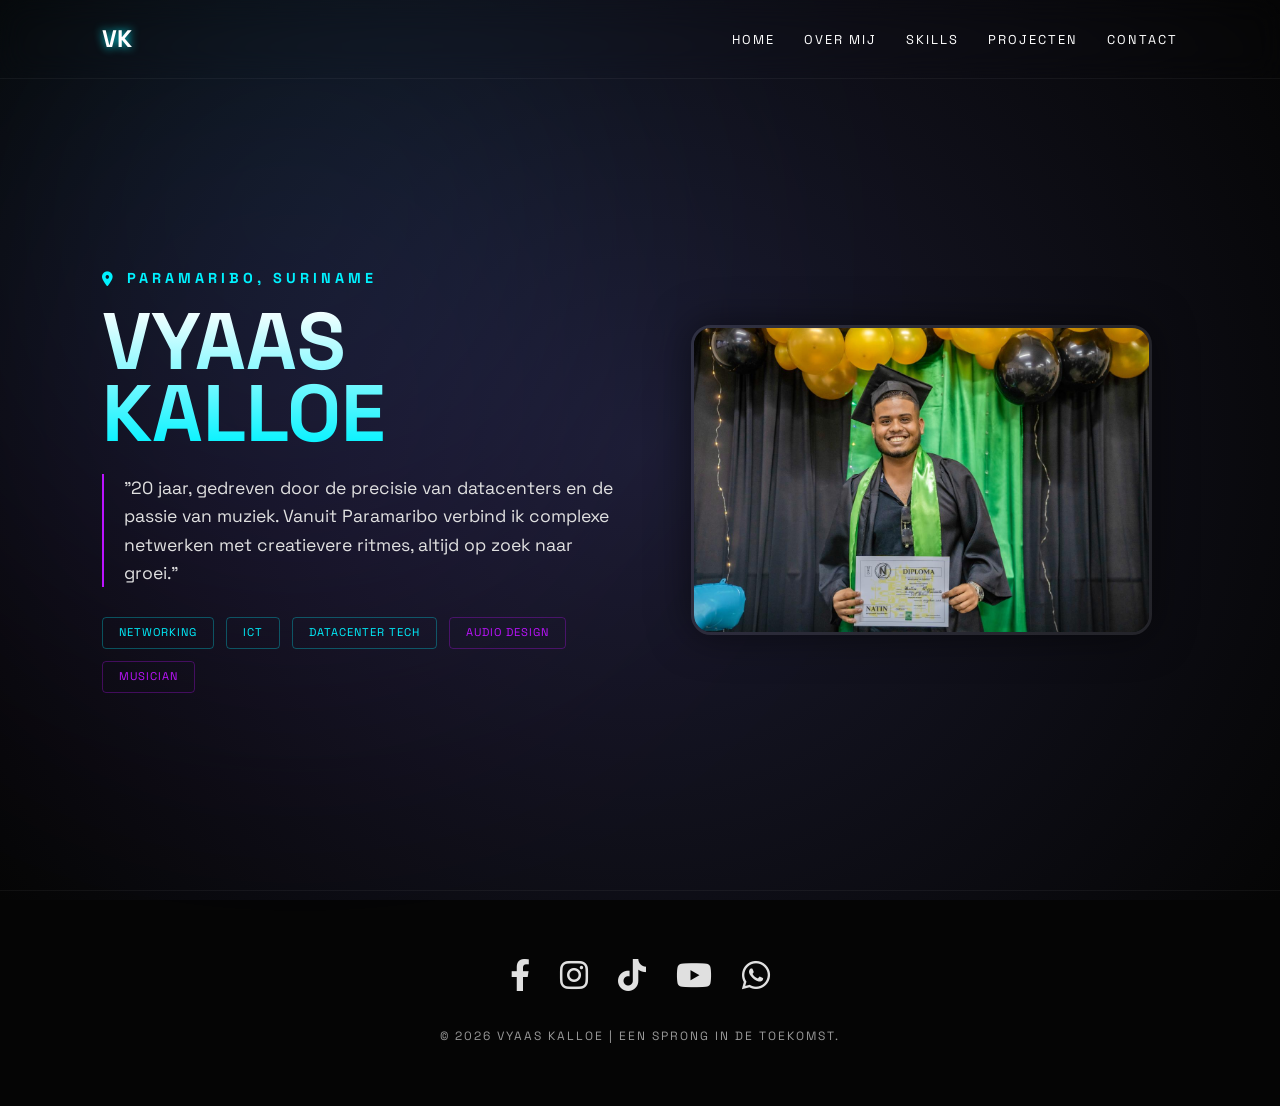
<file: index.html>
<!DOCTYPE html>
<html lang="nl">
<head>
    <meta charset="UTF-8">
    <title>Vyaas Kalloe | Home</title>
    <link rel="stylesheet" href="style.css">
    <link href="https://fonts.googleapis.com/css2?family=Space+Grotesk:wght@400;700&display=swap" rel="stylesheet">
    <link rel="stylesheet" href="https://cdnjs.cloudflare.com/ajax/libs/font-awesome/6.0.0/css/all.min.css">
</head>
<body>

    <div class="bg-wrapper">
        <div class="blob"></div>
    </div>

    <header>
        <a href="index.html" class="logo">VK</a>
        <nav>
            <a href="index.html" class="active">Home</a>
            <a href="over-mij.html">Over Mij</a>
            <a href="skills.html">Skills</a>
            <a href="projecten.html">Projecten</a>
            <a href="contact.html">Contact</a>
        </nav>
    </header>

    <main>
        <section class="home-hero reveal active">
          <div class="hero-text">
    <span style="color: var(--neon-blue); letter-spacing: 4px; font-size: 0.9rem; font-weight: bold; text-transform: uppercase; display: flex; align-items: center; margin-bottom: 15px;">
        <i class="fas fa-map-marker-alt" style="margin-right: 10px;"></i> Paramaribo, Suriname
    </span>
    
    <h1>VYAAS<br>KALLOE</h1>
    
    <div class="hero-tagline" style="font-size: 1.1rem; line-height: 1.6; border-left: 2px solid var(--neon-purple); padding-left: 20px; margin-bottom: 30px;">
        "20 jaar, gedreven door de precisie van datacenters en de passie van muziek. Vanuit Paramaribo verbind ik complexe netwerken met creatievere ritmes, altijd op zoek naar groei."
    </div>
    
    <div style="display: flex; gap: 12px; flex-wrap: wrap; margin-top: 20px;">
        <span style="padding: 6px 16px; border: 1px solid rgba(0, 242, 255, 0.3); border-radius: 4px; font-size: 0.7rem; color: var(--neon-blue); text-transform: uppercase; letter-spacing: 1px;">Networking</span>
        <span style="padding: 6px 16px; border: 1px solid rgba(0, 242, 255, 0.3); border-radius: 4px; font-size: 0.7rem; color: var(--neon-blue); text-transform: uppercase; letter-spacing: 1px;">ICT</span>
        <span style="padding: 6px 16px; border: 1px solid rgba(0, 242, 255, 0.3); border-radius: 4px; font-size: 0.7rem; color: var(--neon-blue); text-transform: uppercase; letter-spacing: 1px;">Datacenter Tech</span>
        
        <span style="padding: 6px 16px; border: 1px solid rgba(188, 19, 254, 0.3); border-radius: 4px; font-size: 0.7rem; color: var(--neon-purple); text-transform: uppercase; letter-spacing: 1px;">Audio Design</span>
        <span style="padding: 6px 16px; border: 1px solid rgba(188, 19, 254, 0.3); border-radius: 4px; font-size: 0.7rem; color: var(--neon-purple); text-transform: uppercase; letter-spacing: 1px;">Musician</span>
    </div>
</div>
</div>
            
            <div class="hero-image">
                <img src="img/homepage-profiel.jpeg" alt="Vyaas Kalloe Profielfoto">
            </div>
        </section>
    </main>

    <footer>
        <div class="footer-icons">
            <a href="https://www.facebook.com/share/1XrjtdpBg2/?mibextid=wwXIfr" target="_blank" class="social-icon" title="Facebook"><i class="fab fa-facebook-f"></i></a>
            <a href="https://www.instagram.com/k_vyaas._?igsh=bml5YmZqMnh1cWR2&utm_source=qr" target="_blank" class="social-icon" title="Instagram"><i class="fab fa-instagram"></i></a>
            <a href="https://www.tiktok.com/@vyaas.kalloe1?_r=1&_t=ZS-95vjXOtB9jo" target="_blank" class="social-icon" title="TikTok"><i class="fab fa-tiktok"></i></a>
            <a href="https://youtube.com/@vyaas_kalloe?si=Knm1jpjvy8adYta2" target="_blank" class="social-icon" title="YouTube"><i class="fab fa-youtube"></i></a>
            <a href="https://wa.me/5978859238" target="_blank" class="social-icon" title="WhatsApp"><i class="fab fa-whatsapp"></i></a>
        </div>
        <p class="copy">&copy; <span id="year"></span> Vyaas Kalloe | Een sprong in de toekomst.</p>
    </footer>

    <script>
        // Update het jaar in de footer automatisch
        document.getElementById('year').textContent = new Date().getFullYear();

        // Reveal animation on scroll (werkt op alle pagina's)
        window.addEventListener('scroll', () => {
            const reveals = document.querySelectorAll('.reveal');
            reveals.forEach(reveal => {
                const windowHeight = window.innerHeight;
                const revealTop = reveal.getBoundingClientRect().top;
                const revealPoint = 150;

                if (revealTop < windowHeight - revealPoint) {
                    reveal.classList.add('active');
                }
            });
        });
        // Zorg dat alles infade zodra de pagina geladen is
window.addEventListener('DOMContentLoaded', () => {
    const elementsToAnimate = [
        document.querySelector('.hero-text span'),
        document.querySelector('.hero-text h1'),
        document.querySelector('.hero-text .hero-tagline'),
        document.querySelector('.hero-text div:last-child'), // De badges
        document.querySelector('.hero-image img')
    ];

    elementsToAnimate.forEach((el) => {
        if (el) {
            el.classList.add('start-animation');
        }
    });
});
    </script>
</body>
</html>
</file>
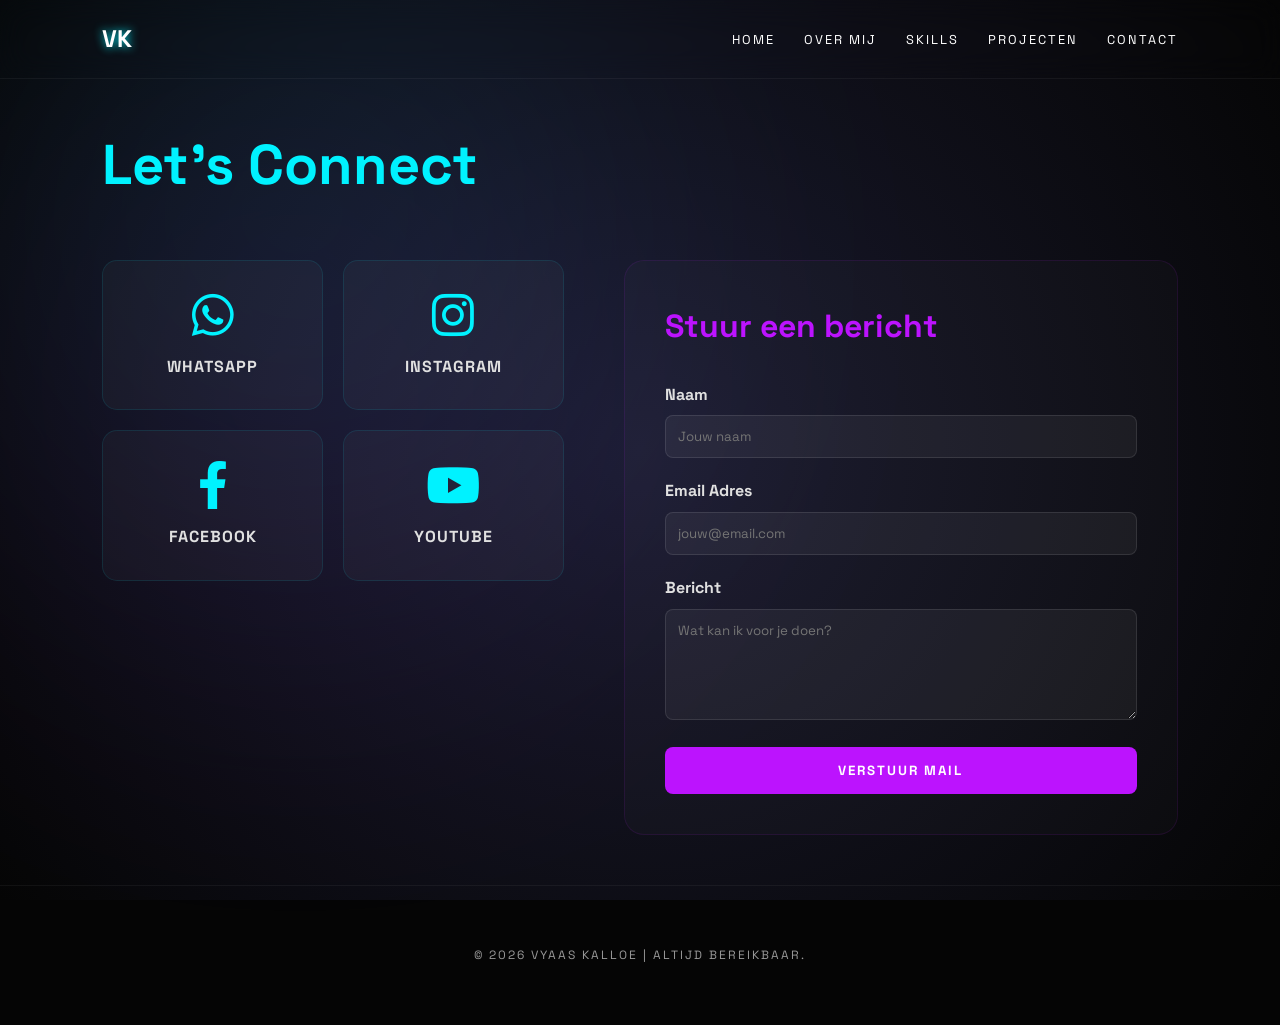
<file: contact.html>
<!DOCTYPE html>
<html lang="nl">
<head>
    <meta charset="UTF-8">
    <meta name="viewport" content="width=device-width, initial-scale=1.0">
    <title>Vyaas Kalloe | Contact</title>
    <link rel="stylesheet" href="style.css">
    <link href="https://fonts.googleapis.com/css2?family=Space+Grotesk:wght@400;700&display=swap" rel="stylesheet">
    <link rel="stylesheet" href="https://cdnjs.cloudflare.com/ajax/libs/font-awesome/6.0.0/css/all.min.css">
    <style>
        .contact-container {
            display: grid;
            grid-template-columns: 1fr 1.2fr;
            gap: 60px;
            margin-top: 50px;
            align-items: start;
        }

        /* Linkerkant: Grote Social Media Icons */
        .social-big-grid {
            display: grid;
            grid-template-columns: repeat(2, 1fr);
            gap: 20px;
        }

        .social-card {
            background: rgba(255, 255, 255, 0.03);
            border: 1px solid rgba(0, 242, 255, 0.1);
            padding: 30px;
            border-radius: 15px;
            text-align: center;
            transition: 0.3s;
            text-decoration: none;
            display: flex;
            flex-direction: column;
            align-items: center;
            gap: 15px;
        }

        .social-card i {
            font-size: 3rem;
            color: var(--neon-blue);
        }

        .social-card span {
            color: var(--text-main);
            font-weight: 700;
            text-transform: uppercase;
            letter-spacing: 1px;
        }

        .social-card:hover {
            transform: translateY(-10px);
            background: rgba(0, 242, 255, 0.05);
            border-color: var(--neon-blue);
            box-shadow: 0 10px 20px rgba(0, 242, 255, 0.1);
        }

        /* Rechterkant: Mail Formulier */
        .contact-form-wrapper {
            background: rgba(255, 255, 255, 0.02);
            padding: 40px;
            border-radius: 20px;
            border: 1px solid rgba(188, 19, 254, 0.1);
        }

        .contact-form-wrapper h2 {
            color: var(--neon-purple);
            margin-bottom: 30px;
            font-size: 2rem;
        }

        .form-group {
            margin-bottom: 20px;
        }

        .form-group label {
            display: block;
            margin-bottom: 8px;
            color: var(--text-main);
            font-weight: bold;
        }

        .form-group input, .form-group textarea {
            width: 100%;
            padding: 12px;
            background: rgba(255, 255, 255, 0.05);
            border: 1px solid rgba(255, 255, 255, 0.1);
            border-radius: 8px;
            color: white;
            font-family: 'Space Grotesk', sans-serif;
            outline: none;
        }

        .form-group input:focus, .form-group textarea:focus {
            border-color: var(--neon-purple);
        }

        .submit-btn {
            width: 100%;
            padding: 15px;
            background: var(--neon-purple);
            color: white;
            border: none;
            border-radius: 8px;
            font-weight: bold;
            cursor: pointer;
            transition: 0.3s;
            text-transform: uppercase;
            letter-spacing: 2px;
        }

        .submit-btn:hover {
            box-shadow: 0 0 20px rgba(188, 19, 254, 0.4);
            transform: scale(1.02);
        }

        @media (max-width: 900px) {
            .contact-container { grid-template-columns: 1fr; }
        }
    </style>
</head>
<body>

    <div class="bg-wrapper"><div class="blob"></div></div>

    <header>
        <a href="index.html" class="logo">VK</a>
        <nav>
            <a href="index.html">Home</a>
            <a href="over-mij.html">Over Mij</a>
            <a href="skills.html">Skills</a>
            <a href="projecten.html">Projecten</a>
            <a href="contact.html" class="active">Contact</a>
        </nav>
    </header>

    <main>
        <section class="reveal active">
            <h1 style="font-size: 3.5rem; color: var(--neon-blue); margin-bottom: 40px;">Let's Connect</h1>

            <div class="contact-container">
                
                <div class="social-big-grid">
                    <a href="https://wa.me/5978859238" target="_blank" class="social-card">
                        <i class="fab fa-whatsapp"></i>
                        <span>WhatsApp</span>
                    </a>
                    <a href="https://www.instagram.com/k_vyaas._" target="_blank" class="social-card">
                        <i class="fab fa-instagram"></i>
                        <span>Instagram</span>
                    </a>
                    <a href="https://www.facebook.com/share/1XrjtdpBg2/" target="_blank" class="social-card">
                        <i class="fab fa-facebook-f"></i>
                        <span>Facebook</span>
                    </a>
                    <a href="https://youtube.com/@vyaas_kalloe" target="_blank" class="social-card">
                        <i class="fab fa-youtube"></i>
                        <span>YouTube</span>
                    </a>
                </div>

                <div class="contact-form-wrapper">
                    <h2>Stuur een bericht</h2>
                    <form action="https://formsubmit.co/vyaaskalloe2@gmail.com" method="POST">
                        <div class="form-group">
                            <label>Naam</label>
                            <input type="text" name="name" placeholder="Jouw naam" required>
                        </div>
                        <div class="form-group">
                            <label>Email Adres</label>
                            <input type="email" name="email" placeholder="jouw@email.com" required>
                        </div>
                        <div class="form-group">
                            <label>Bericht</label>
                            <textarea name="message" rows="5" placeholder="Wat kan ik voor je doen?" required></textarea>
                        </div>
                        <input type="hidden" name="_next" value="https://jouwwebsite.com/thanks.html">
                        <button type="submit" class="submit-btn">Verstuur Mail</button>
                    </form>
                </div>

            </div>
        </section>
    </main>

    <footer>
        <p class="copy">&copy; <span id="year"></span> Vyaas Kalloe | Altijd bereikbaar.</p>
    </footer>

    <script>
        document.getElementById('year').textContent = new Date().getFullYear();
    </script>
</body>
</html>
</file>
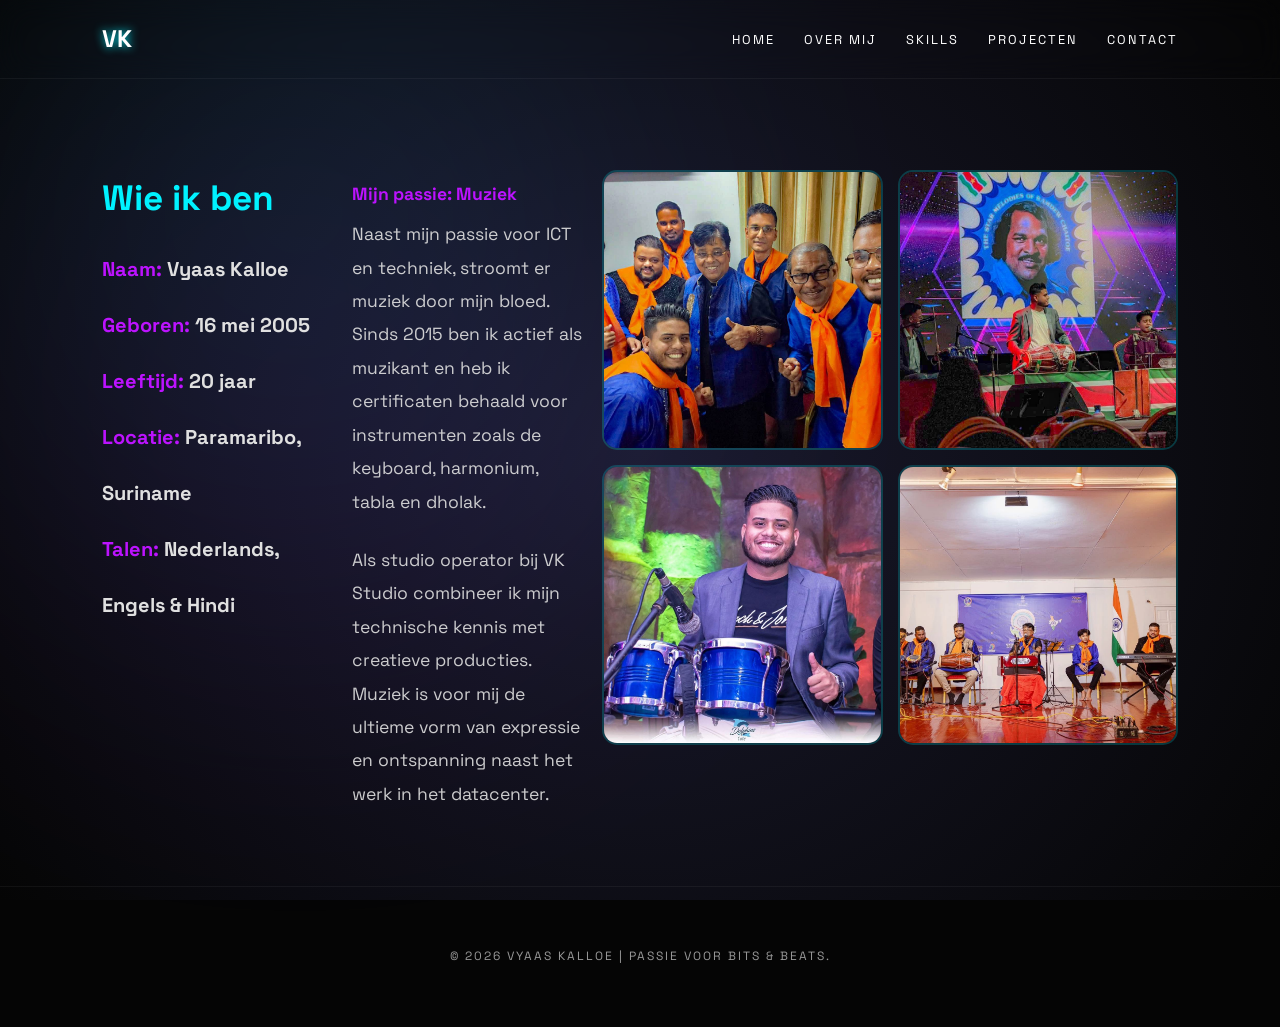
<file: over-mij.html>
<!DOCTYPE html>
<html lang="nl">
<head>
    <meta charset="UTF-8">
    <meta name="viewport" content="width=device-width, initial-scale=1.0">
    <title>Vyaas Kalloe | Over Mij</title>
    <link rel="stylesheet" href="style.css">
    <link href="https://fonts.googleapis.com/css2?family=Space+Grotesk:wght@400;700&display=swap" rel="stylesheet">
    <link rel="stylesheet" href="https://cdnjs.cloudflare.com/ajax/libs/font-awesome/6.0.0/css/all.min.css">
       <style>
    /* Forceer de indeling: kolom 1 en 2 zijn smal, kolom 3 (foto's) is heel breed */
    .about-container {
        display: grid;
        grid-template-columns: 0.8fr 0.8fr 2fr; /* Foto's krijgen nu 2x zoveel ruimte als de tekst */
        gap: 20px; 
        margin-top: 50px;
        align-items: start;
    }

    /* Persoonlijke info (Links) */
    .personal-info h2 {
        font-size: 2.2rem;
        color: var(--neon-blue);
        margin-bottom: 15px;
    }
   .info-list {
        list-style: none;
        font-size: 1.25rem;
        line-height: 2.8; /* Verhoogd voor meer lengte */
        font-weight: 700;
    }
    .info-list span {
        color: var(--neon-purple);
    }

    /* Muziek verhaal (Midden) - Schuift nu hard naar links */
    .music-story {
        padding-top: 10px;
    }
    .music-story h3 {
        color: var(--neon-purple);
        font-size: 1.1rem;
        margin-bottom: 10px;
    }
    .music-story p {
        font-size: 1.1rem;
        line-height: 1.9; /* Iets ruimer */
        opacity: 0.9;
        margin-bottom: 25px; /* Meer ruimte tussen paragrafen */
    }
    /* Foto grid (Rechts) - Nu echt groot */
    .music-photos {
        display: grid;
        grid-template-columns: repeat(2, 1fr);
        gap: 15px;
    }
    .music-photos img {
        width: 100%;
        height: 280px; /* Nog hoger voor meer impact */
        object-fit: cover;
        border-radius: 15px;
        border: 2px solid rgba(0, 242, 255, 0.2);
        transition: 0.4s ease-in-out;
    }
    
    .music-photos img:hover {
        transform: scale(1.03);
        border-color: var(--neon-blue);
        box-shadow: 0 0 25px rgba(0, 242, 255, 0.4);
    }

    /* Mobiele fix */
    @media (max-width: 1100px) {
        .about-container {
            grid-template-columns: 1fr;
        }
    }
       </style>
</head>
<body>

    <div class="bg-wrapper">
        <div class="blob"></div>
    </div>

    <header>
        <a href="index.html" class="logo">VK</a>
        <nav>
            <a href="index.html">Home</a>
            <a href="over-mij.html" class="active">Over Mij</a>
            <a href="skills.html">Skills</a>
            <a href="projecten.html">Projecten</a>
            <a href="contact.html">Contact</a>
        </nav>
    </header>

    <main>
        <section class="about-section reveal active">
            <div class="about-container">
                
                <div class="personal-info">
                    <h2>Wie ik ben</h2>
                    <ul class="info-list">
                        <li><span>Naam:</span> Vyaas Kalloe</li>
                        <li><span>Geboren:</span> 16 mei 2005</li>
                        <li><span>Leeftijd:</span> 20 jaar</li>
                        <li><span>Locatie:</span> Paramaribo, Suriname</li>
                        <li><span>Talen:</span> Nederlands, Engels & Hindi</li>
                    </ul>
                </div>

                <div class="music-story">
                    <h3>Mijn passie: Muziek</h3>
                    <p>
                        Naast mijn passie voor ICT en techniek, stroomt er muziek door mijn bloed. 
                        Sinds 2015 ben ik actief als muzikant en heb ik certificaten behaald voor 
                        instrumenten zoals de keyboard, harmonium, tabla en dholak. 
                    </p>
                    <p>
                        Als studio operator bij VK Studio combineer ik mijn technische kennis met 
                        creatieve producties. Muziek is voor mij de ultieme vorm van expressie 
                        en ontspanning naast het werk in het datacenter.
                    </p>
                </div>

                <div class="music-photos">
                    <img src="img/muziek1.jpeg" alt="Muziek foto 1">
                    <img src="img/muziek2.jpeg" alt="Muziek foto 2">
                    <img src="img/muziek3.jpeg" alt="Muziek foto 3">
                    <img src="img/muziek4.jpeg" alt="Muziek foto 4">
                </div>

            </div>
        </section>
    </main>

    <footer>
        <p class="copy">&copy; <span id="year"></span> Vyaas Kalloe | Passie voor bits & beats.</p>
    </footer>

    <script>
        document.getElementById('year').textContent = new Date().getFullYear();
    </script>
</body>
</html>
</file>
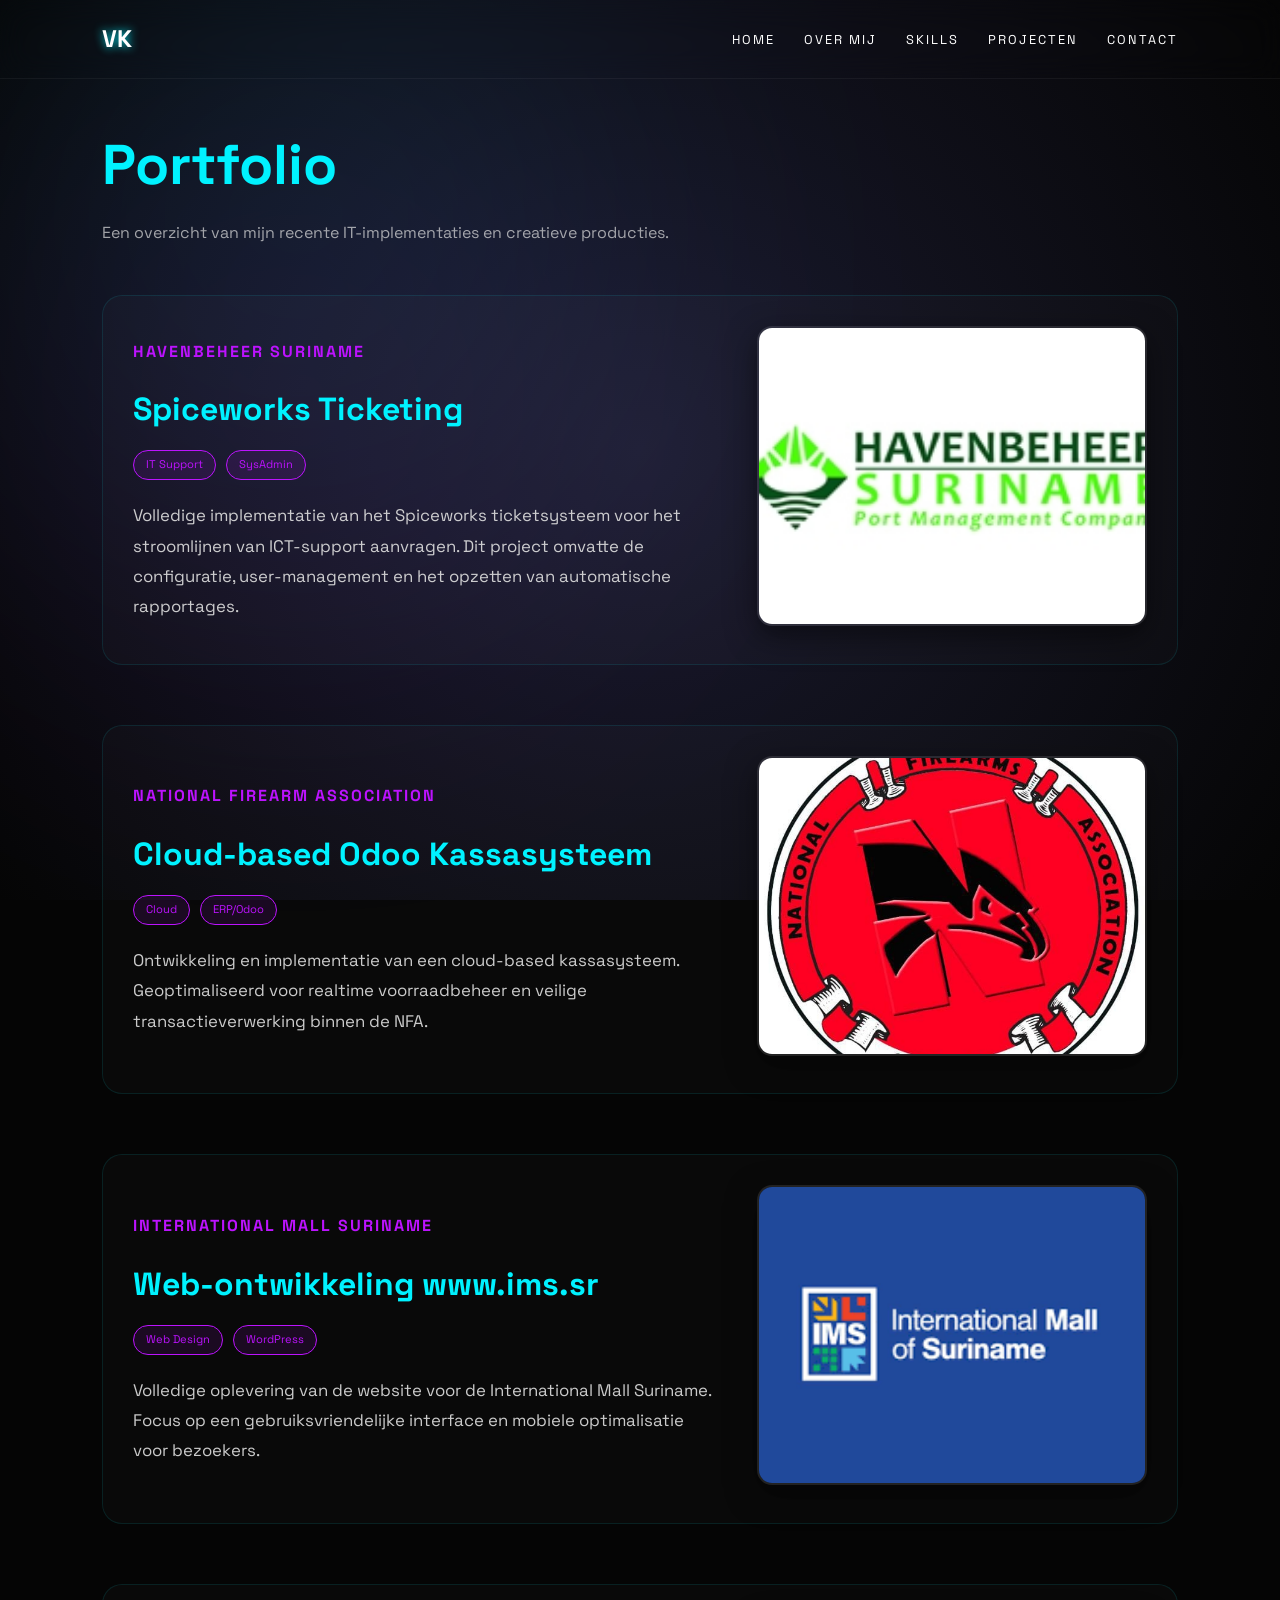
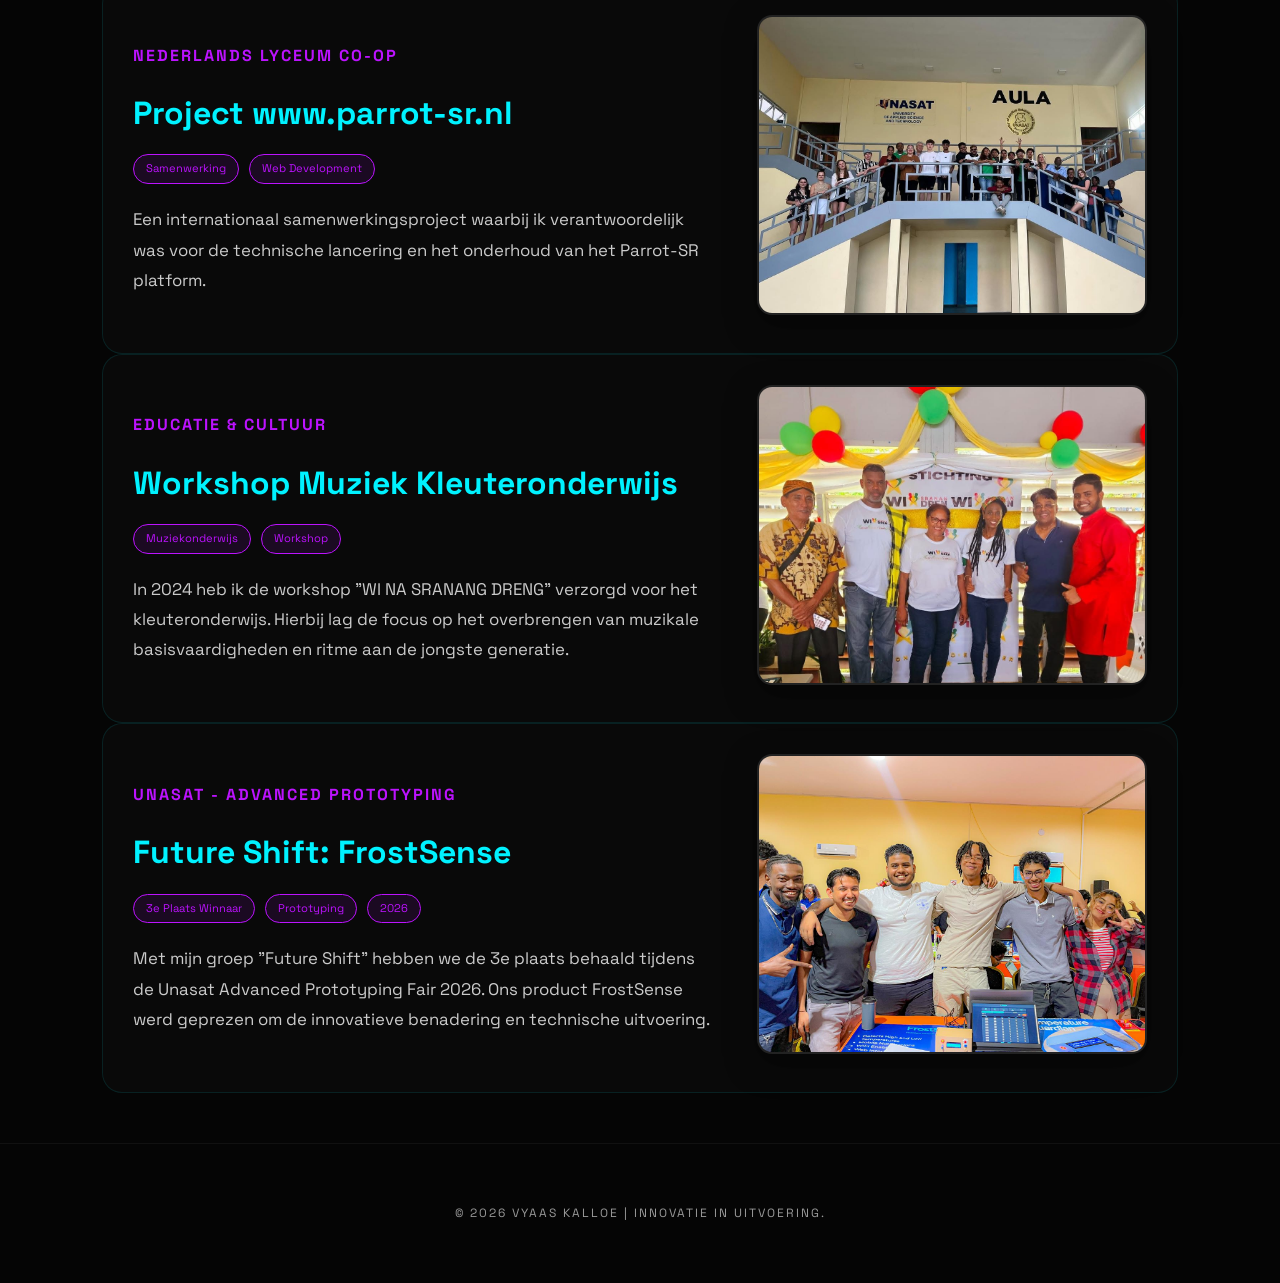
<file: projecten.html>
<!DOCTYPE html>
<html lang="nl">
<head>
    <meta charset="UTF-8">
    <meta name="viewport" content="width=device-width, initial-scale=1.0">
    <title>Vyaas Kalloe | Projecten</title>
    <link rel="stylesheet" href="style.css">
    <link href="https://fonts.googleapis.com/css2?family=Space+Grotesk:wght@400;700&display=swap" rel="stylesheet">
    <link rel="stylesheet" href="https://cdnjs.cloudflare.com/ajax/libs/font-awesome/6.0.0/css/all.min.css">
    <style>
        .projects-grid {
            display: flex;
            flex-direction: column;
            gap: 60px;
            margin-top: 50px;
        }

        /* Layout per project: Tekst links, Foto rechts */
        .project-card {
            display: grid;
            grid-template-columns: 1.5fr 1fr;
            gap: 40px;
            align-items: center;
            background: rgba(255, 255, 255, 0.02);
            padding: 30px;
            border-radius: 20px;
            border: 1px solid rgba(0, 242, 255, 0.1);
            transition: 0.4s;
        }

        .project-card:hover {
            border-color: var(--neon-blue);
            background: rgba(0, 242, 255, 0.03);
            transform: translateY(-5px);
        }

        /* Project Tekst */
        .project-info h2 {
            font-size: 2rem;
            color: var(--neon-blue);
            margin-bottom: 15px;
        }

        .project-info h3 {
            color: var(--neon-purple);
            font-size: 1rem;
            text-transform: uppercase;
            letter-spacing: 2px;
            margin-bottom: 20px;
        }

        .project-tags {
            display: flex;
            gap: 10px;
            margin-bottom: 20px;
        }

        .tag {
            font-size: 0.7rem;
            padding: 5px 12px;
            border-radius: 15px;
            background: rgba(188, 19, 254, 0.1);
            color: var(--neon-purple);
            border: 1px solid var(--neon-purple);
        }

        .project-description {
            font-size: 1.05rem;
            line-height: 1.8;
            opacity: 0.9;
        }

        /* Project Foto */
        .project-image img {
            width: 100%;
            height: 300px;
            object-fit: cover;
            border-radius: 15px;
            border: 2px solid rgba(255, 255, 255, 0.1);
            box-shadow: 0 10px 30px rgba(0,0,0,0.5);
        }

        @media (max-width: 1024px) {
            .project-card { grid-template-columns: 1fr; }
        }
    </style>
</head>
<body>

    <div class="bg-wrapper"><div class="blob"></div></div>

    <header>
        <a href="index.html" class="logo">VK</a>
        <nav>
            <a href="index.html">Home</a>
            <a href="over-mij.html">Over Mij</a>
            <a href="skills.html">Skills</a>
            <a href="projecten.html" class="active">Projecten</a>
            <a href="contact.html">Contact</a>
        </nav>
    </header>

    <main>
        <section class="reveal active">
            <h1 style="font-size: 3.5rem; color: var(--neon-blue); margin-bottom: 10px;">Portfolio</h1>
            <p style="margin-bottom: 50px; opacity: 0.7;">Een overzicht van mijn recente IT-implementaties en creatieve producties.</p>

            <div class="projects-grid">
                
                <div class="project-card">
                    <div class="project-info">
                        <h3>Havenbeheer Suriname</h3>
                        <h2>Spiceworks Ticketing</h2>
                        <div class="project-tags">
                            <span class="tag">IT Support</span>
                            <span class="tag">SysAdmin</span>
                        </div>
                        <p class="project-description">
                            Volledige implementatie van het Spiceworks ticketsysteem voor het stroomlijnen van ICT-support aanvragen. 
                            Dit project omvatte de configuratie, user-management en het opzetten van automatische rapportages. 
                        </p>
                    </div>
                    <div class="project-image">
                        <img src="img/havenbeheer.jpg" alt="Spiceworks Project">
                    </div>
                </div>

                <div class="project-card">
                    <div class="project-info">
                        <h3>National Firearm Association</h3>
                        <h2>Cloud-based Odoo Kassasysteem</h2>
                        <div class="project-tags">
                            <span class="tag">Cloud</span>
                            <span class="tag">ERP/Odoo</span>
                        </div>
                        <p class="project-description">
                            Ontwikkeling en implementatie van een cloud-based kassasysteem. Geoptimaliseerd voor realtime 
                            voorraadbeheer en veilige transactieverwerking binnen de NFA. 
                        </p>
                    </div>
                    <div class="project-image">
                        <img src="img/nfa.jpg" alt="Odoo Project">
                    </div>
                </div>

                <div class="project-card">
                    <div class="project-info">
                        <h3>International Mall Suriname</h3>
                        <h2>Web-ontwikkeling www.ims.sr</h2>
                        <div class="project-tags">
                            <span class="tag">Web Design</span>
                            <span class="tag">WordPress</span>
                        </div>
                        <p class="project-description">
                            Volledige oplevering van de website voor de International Mall Suriname. Focus op een 
                            gebruiksvriendelijke interface en mobiele optimalisatie voor bezoekers. 
                        </p>
                    </div>
                    <div class="project-image">
                        <img src="img/ims.png" alt="IMS Website Project">
                    </div>
                </div>

                <div class="project-card">
                    <div class="project-info">
                        <h3>Nederlands Lyceum Co-op</h3>
                        <h2>Project www.parrot-sr.nl</h2>
                        <div class="project-tags">
                            <span class="tag">Samenwerking</span>
                            <span class="tag">Web Development</span>
                        </div>
                        <p class="project-description">
                            Een internationaal samenwerkingsproject waarbij ik verantwoordelijk was voor de technische 
                            lancering en het onderhoud van het Parrot-SR platform.
                        </p>
                    </div>
                    <div class="project-image">
                        <img src="img/parrot.jpeg" alt="Parrot-SR Project">
                    </div>
                </div>

            </div>
            <div class="project-card">
                    <div class="project-info">
                        <h3>Educatie & Cultuur</h3>
                        <h2>Workshop Muziek Kleuteronderwijs</h2>
                        <div class="project-tags">
                            <span class="tag">Muziekonderwijs</span>
                            <span class="tag">Workshop</span>
                        </div>
                        <p class="project-description">
                            In 2024 heb ik de workshop "WI NA SRANANG DRENG" verzorgd voor het kleuteronderwijs. 
                            Hierbij lag de focus op het overbrengen van muzikale basisvaardigheden en ritme aan de jongste generatie.
                        </p>
                    </div>
                    <div class="project-image">
                        <img src="img/workshop.jpeg" alt="Muziekworkshop Kleuteronderwijs">
                    </div>
                </div>
                <div class="project-card">
                    <div class="project-info">
                        <h3>Unasat - Advanced Prototyping</h3>
                        <h2>Future Shift: FrostSense</h2>
                        <div class="project-tags">
                            <span class="tag">3e Plaats Winnaar</span>
                            <span class="tag">Prototyping</span>
                            <span class="tag">2026</span>
                        </div>
                        <p class="project-description">
                            Met mijn groep "Future Shift" hebben we de 3e plaats behaald tijdens de Unasat Advanced Prototyping Fair 2026. 
                            Ons product FrostSense werd geprezen om de innovatieve benadering en technische uitvoering.
                        </p>
                    </div>
                    <div class="project-image">
                        <img src="img/unasat.jpeg" alt="Unasat Prototyping Fair 2026">
                    </div>
                </div>
        </section>
    </main>

    <footer>
        <p class="copy">&copy; <span id="year"></span> Vyaas Kalloe | Innovatie in uitvoering.</p>
    </footer>

    <script>
        document.getElementById('year').textContent = new Date().getFullYear();
    </script>
</body>
</html>
</file>
<file: style.css>
:root {
    --bg-dark: #050505;
    --neon-blue: #00f2ff;
    --neon-purple: #bc13fe;
    --text-main: #e0e0e0;
    --text-muted: #999;
    --card-bg: rgba(255, 255, 255, 0.03);
    --icon-hover: rgba(255, 255, 255, 0.8);
}

* {
    margin: 0;
    padding: 0;
    box-sizing: border-box;
    font-family: 'Space Grotesk', sans-serif;
}

body {
    background-color: var(--bg-dark);
    color: var(--text-main);
    overflow-x: hidden;
    line-height: 1.6;
    scroll-behavior: smooth;
}

/* Background Animation */
.bg-wrapper {
    position: fixed;
    top: 0;
    left: 0;
    width: 100%;
    height: 100%;
    z-index: -1;
    background: radial-gradient(circle at 50% 50%, #1a1a2e 0%, #050505 100%);
}

.blob {
    position: absolute;
    width: 600px;
    height: 600px;
    background: linear-gradient(var(--neon-blue), var(--neon-purple));
    filter: blur(160px);
    border-radius: 50%;
    opacity: 0.15;
    animation: float 20s infinite alternate;
}

@keyframes float {
    from {
        transform: translate(-10%, -10%);
    }
    to {
        transform: translate(10%, 10%);
    }
}

/* Header & Nav */
header {
    position: fixed;
    top: 0;
    width: 100%;
    padding: 20px 8%;
    display: flex;
    justify-content: space-between;
    align-items: center;
    backdrop-filter: blur(15px);
    z-index: 1000;
    border-bottom: 1px solid rgba(255, 255, 255, 0.05);
}

.logo {
    font-size: 1.5rem;
    font-weight: 700;
    color: #fff;
    text-shadow: 0 0 10px var(--neon-blue);
    text-decoration: none;
}

nav a {
    color: #fff;
    text-decoration: none;
    margin-left: 25px;
    font-size: 0.8rem;
    text-transform: uppercase;
    letter-spacing: 2px;
    transition: 0.3s;
}

nav a:hover {
    color: var(--neon-blue);
    text-shadow: 0 0 8px var(--neon-blue);
}

/* Main Content */
main {
    padding: 120px 8% 50px; /* Aangepaste padding voor betere uitlijning */
    min-height: 90vh;
}

/* --- HOME HERO SECTION --- */
.home-hero {
    display: flex;
    justify-content: space-between;
    align-items: center;
    min-height: 80vh;
}

.hero-text {
    flex: 1; /* Neemt de linker helft in */
    padding-right: 50px;
}

.hero-text h1 {
    font-size: clamp(3rem, 8vw, 5rem); /* Verkleinde, flexibele grootte */
    line-height: 0.9;
    background: linear-gradient(to bottom, #fff, var(--neon-blue));
    -webkit-background-clip: text;
    -webkit-text-fill-color: transparent;
    margin-bottom: 25px;
}

.hero-text p {
    font-size: 1rem;
    color: var(--text-muted);
    max-width: 600px;
    margin-bottom: 15px;
}

.hero-image {
    flex: 1; /* Neemt de rechter helft in */
    display: flex;
    justify-content: center;
    align-items: center;
}

.hero-image img {
    max-width: 90%;
    height: auto;
    border-radius: 20px; /* Ronde hoeken */
    border: 3px solid rgba(255, 255, 255, 0.1);
    box-shadow: 0 0 40px rgba(0, 0, 0, 0.5);
    transition: 0.4s;
}

.hero-image img:hover {
    border-color: var(--neon-purple);
    box-shadow: 0 0 60px rgba(188, 19, 254, 0.3);
}

/* --- REVEAL ANIMATION --- */
.reveal {
    opacity: 0;
    transform: translateY(60px);
    transition: all 1s cubic-bezier(0.16, 1, 0.3, 1);
}

.reveal.active {
    opacity: 1;
    transform: translateY(0);
}

/* Section Title (voor andere pagina's) */
.section-title {
    font-size: 3rem;
    margin-bottom: 30px;
}

/* Footer & Icons */
footer {
    padding: 60px 8%;
    text-align: center;
    border-top: 1px solid rgba(255, 255, 255, 0.05);
}

.footer-icons {
    display: flex;
    justify-content: center;
    gap: 30px; /* Ruimte tussen de iconen */
    margin-bottom: 25px;
}

.social-icon {
    font-size: 2rem; /* Grotere iconen */
    color: var(--text-main);
    transition: 0.4s;
    text-decoration: none;
}

.social-icon:hover {
    color: var(--neon-purple);
    transform: translateY(-5px);
    text-shadow: 0 0 10px var(--neon-purple);
}

.copy {
    font-size: 0.75rem;
    color: var(--text-muted);
    text-transform: uppercase;
    letter-spacing: 2px;
}

/* Custom Scrollbar */
::-webkit-scrollbar {
    width: 6px;
}

::-webkit-scrollbar-track {
    background: var(--bg-dark);
}

::-webkit-scrollbar-thumb {
    background: var(--neon-purple);
}
/* =========================================
   MOBILE RESPONSIVE FIX
   ========================================= */

@media (max-width: 768px) {
    /* 1. Algemene layout naar één kolom */
    .home-hero, 
    .about-container, 
    .skills-container, 
    .contact-container,
    .project-card {
        display: flex !important;
        flex-direction: column !important;
        text-align: center;
        gap: 30px;
    }

    /* 2. Header menu aanpassen */
    header {
        padding: 15px 5%;
        flex-direction: column;
        gap: 15px;
    }

    nav {
        display: flex;
        flex-wrap: wrap;
        justify-content: center;
        gap: 10px;
    }

    nav a {
        font-size: 0.9rem;
        padding: 5px 10px;
    }

    /* 3. Tekst groottes optimaliseren voor mobiel */
    h1 {
        font-size: 2.5rem !important;
        line-height: 1.1;
    }

    .hero-text h1 {
        font-size: 3rem !important;
    }

    /* 4. Foto's centreren en schalen */
    .hero-image, .neon-image-wrapper {
        width: 280px !important;
        height: 280px !important;
        margin: 0 auto;
    }

    .music-photos, .skills-visuals, .social-big-grid {
        grid-template-columns: 1fr !important; /* Alles onder elkaar */
        width: 100%;
    }

    .music-photos img, .skills-visuals img, .project-image img {
        height: 250px !important;
    }

    /* 5. Specifieke fixes voor tekstblokken */
    .hero-tagline, .music-story {
        border-left: none !important;
        border-bottom: 2px solid var(--neon-purple);
        padding-left: 0 !important;
        padding-bottom: 20px;
    }

    .info-list {
        text-align: left;
        display: inline-block;
    }
}
</file>
